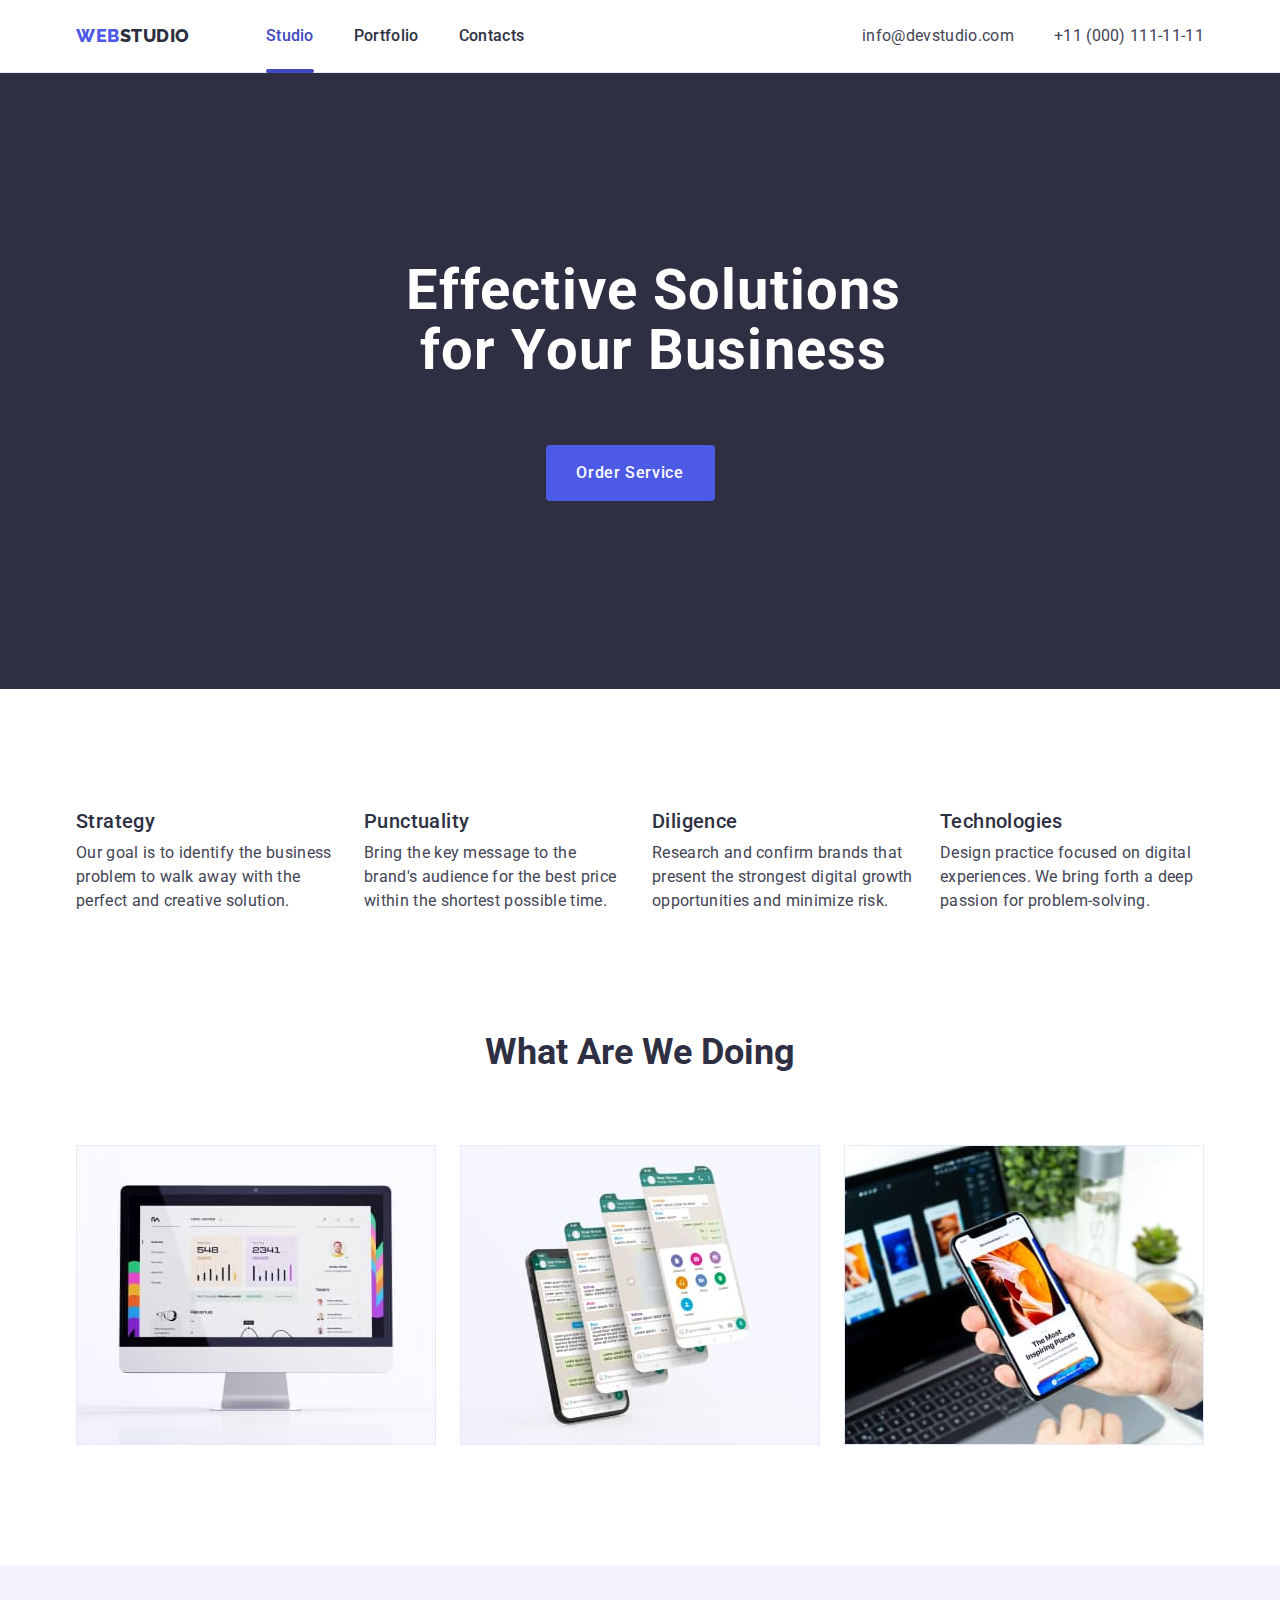
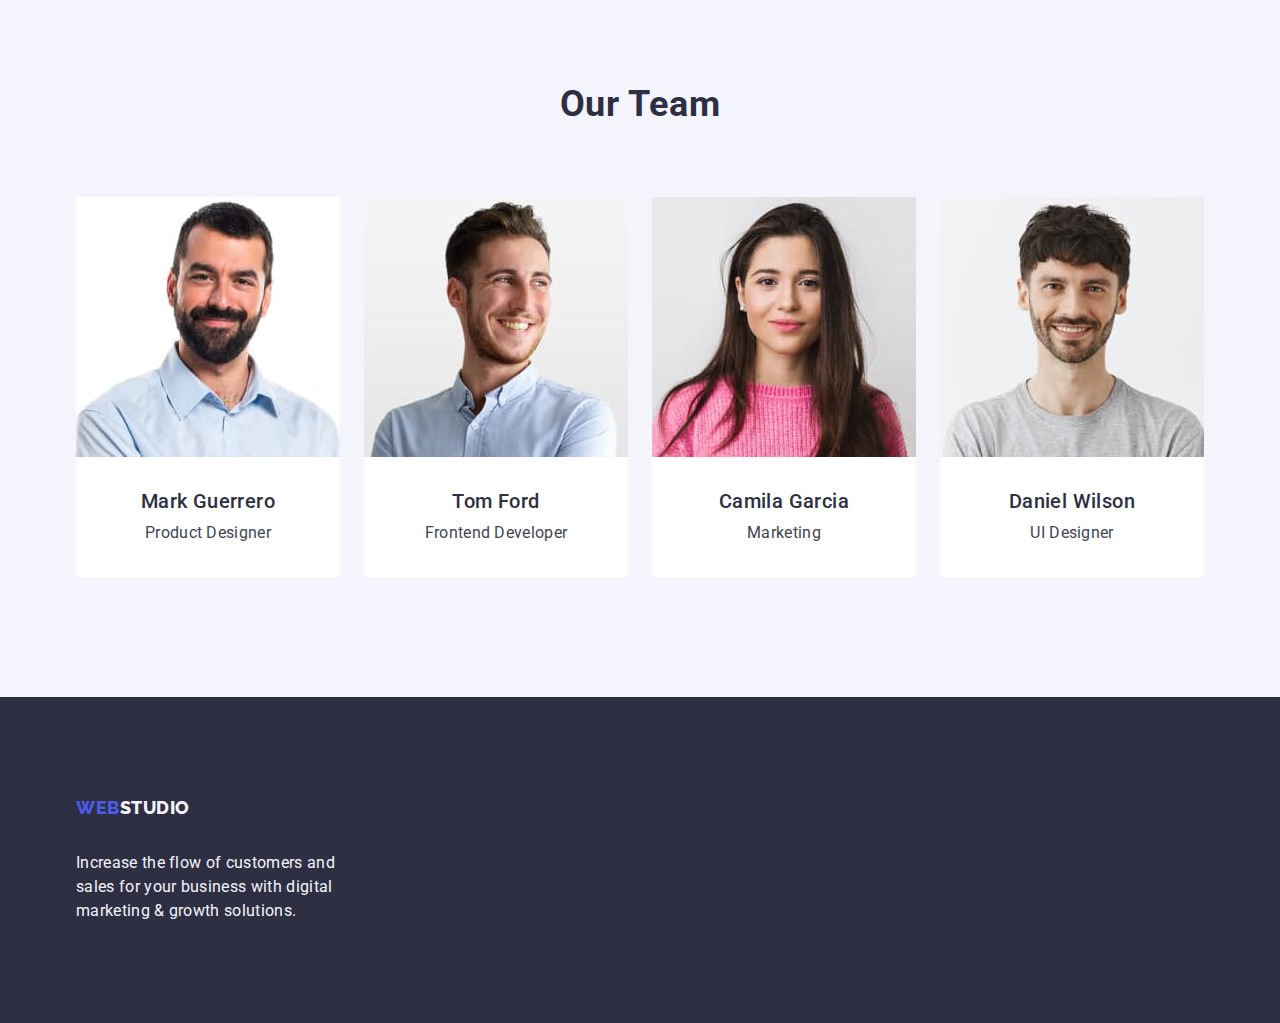
<file: index.html>
<!DOCTYPE html>
<html lang="en">
<head>
    <meta charset="utf-8" />
    <meta name="viewport" content="width=device-width, initial-scale=1.0" />
    <title>Document</title>
    <!--Fonts-->
    <link rel="preconnect" href="https://fonts.googleapis.com">
    <link rel="preconnect" href="https://fonts.gstatic.com" crossorigin>
    <link
    href="https://fonts.googleapis.com/css2?family=Raleway:ital,wght@0,100;0,200;0,300;0,400;0,500;0,600;0,700;0,800;0,900;1,100;1,200;1,300;1,400;1,500;1,600;1,700;1,800;1,900&family=Roboto:ital,wght@0,100;0,300;0,400;0,500;0,700;0,900;1,100;1,300;1,400;1,500;1,700;1,900&display=swap"
    rel="stylesheet">
    <!--Normalize-->
    <link rel="stylesheet" 
    href="https://cdn.jsdelivr.net/npm/modern-normalize@2.0.0/modern-normalize.min.css">
    <!--Custom-->
    <link rel="stylesheet" href="./css/styles.css">
</head>
<body>
    <header class="header">
    <div class="container header-container">
      <nav class="header-navigation">
        <a class="header-logo link" rel="stylesheet"
        href="./index.html">Web<span class="logo-name">Studio</span></a>
        <ul class="list header-list">
            <li class="header-menu-item"><a class="header-menu-link link current" href="./index.html">Studio</a></li>
            <li class="header-menu-item"><a class="header-menu-link link" href="./portfolio.html">Portfolio</a></li>
            <li class="header-menu-item"><a class="header-menu-link link" href="">Contacts</a></li>
        </ul>
      </nav>
        <address class="header-address">
            <ul class="list header-list">
                <li class="header-soc-item"><a class="header-soc-link link" href="mailto:info@devstudio.com">info@devstudio.com</a></li>
                <li class="header-soc-item"><a class="header-soc-link link" href="tel:+110001111111">+11 (000) 111-11-11</a></li>
            </ul>
        </address>
    </div>
    </header>
    <main>
        <section class="hero">
        <div class="container">    
            <h1 class="hero-title">Effective Solutions for Your Business</h1> 
            <button type="button" class="hero-btn">Order Service</button>
        </div>    
        </section>
        <section class="solutions">
        <div class="container">
            <h2 class="visually-hidden">Effective Solutions for Your Business</h2>
            <ul class="list solutions-list">
                <li class="solutions-item">
                    <h3 class="solutions-subtitle">Strategy</h3>
                    <p class="solutions-item-text">
                       Our goal is to identify the business problem to walk away with the perfect and creative solution.                    </p>
                </li>
                <li class="solutions-item">
                    <h3 class="solutions-subtitle">Punctuality</h3>
                    <p class="solutions-item-text">
                        Bring the key message to the brand's audience for the best price within the shortest possible time.
                    </p>
                </li>
                <li class="solutions-item">
                    <h3 class="solutions-subtitle">Diligence</h3>
                    <p class="solutions-item-text">
                        Research and confirm brands that present the strongest digital growth opportunities and minimize risk.
                    </p>
                </li>
                <li class="solutions-item">
                    <h3 class="solutions-subtitle">Technologies</h3>
                    <p class="solutions-item-text">
                        Design practice focused on digital experiences. We bring forth a deep passion for problem-solving.
                    </p>
                </li>
            </ul>
            </div>
            </section>
            <section class="tasks">
            <div class="container">
                <h2 class="tasks-title">What are we doing</h2>
                <ul class="list tasks-list">
                    <li class="tasks-item">
                        <img
                        src="./images/img-device-1.jpg"
                        alt="Device-1"
                        width="360"
                        height="300"
                        />
                    </li>
                    <li class="tasks-item">
                        <img
                        src="./images/img-device-2.jpg"
                        alt="Device-2"
                        width="360"
                        height="300"
                        />
                    </li>
                    <li class="tasks-item">
                        <img
                        src="./images/img-device-3.jpg"
                        alt="Device-3"
                        width="360"
                        height="300"
                        />
                    </li>
                </ul>
                </div>
                </section>
                <section class="team">
                <div class="container">
            <h2 class="team-title">Our Team</h2>
            <ul class="list team-list">
                <li class="team-item">
                    <img
                    src="./images/team1.jpg"
                    alt="Image"
                    width="264"
                    />
                    <div class="name-team">
                    <h3 class="team-item-title">Mark Guerrero</h3>
                    <p class="team-text">Product Designer</p>
                    </div>
                </li>
                <li class="team-item">
                    <img
                    src="./images/team2.jpg"
                    alt="Image"
                    width="264"
                    />
                    <div class="name-team">
                    <h3 class="team-item-title">Tom Ford</h3>
                    <p class="team-text">Frontend Developer</p>
                    </div>
                </li>
                <li class="team-item">
                    <img
                    src="./images/team3.jpg"
                    alt="Image"
                    width="264"
                    />
                    <div class="name-team">
                    <h3 class="team-item-title">Camila Garcia</h3>
                    <p class="team-text">Marketing</p>
                    </div>
                </li>
                <li class="team-item">
                    <img
                    src="./images/team4.jpg"
                    alt="Image"
                    width="264"
                    />
                    <div class="name-team">
                    <h3 class="team-item-title">Daniel Wilson</h3>
                    <p class="team-text">UI Designer</p>
                    </div>
                </li>
            </ul>
            </div>
            </section>
    </main>
    <footer class="footer">
    <div class="container">
        <a class="footer-logo ft-link link" rel="stylesheet" 
        href="./index.html">Web<span class="footer-logo-name">Studio</span></a>
        <p class="footer-text">Increase the flow of customers and sales for your business with digital marketing & growth solutions.</p>
    </div>    
    </footer>
</body>
</html>
</file>
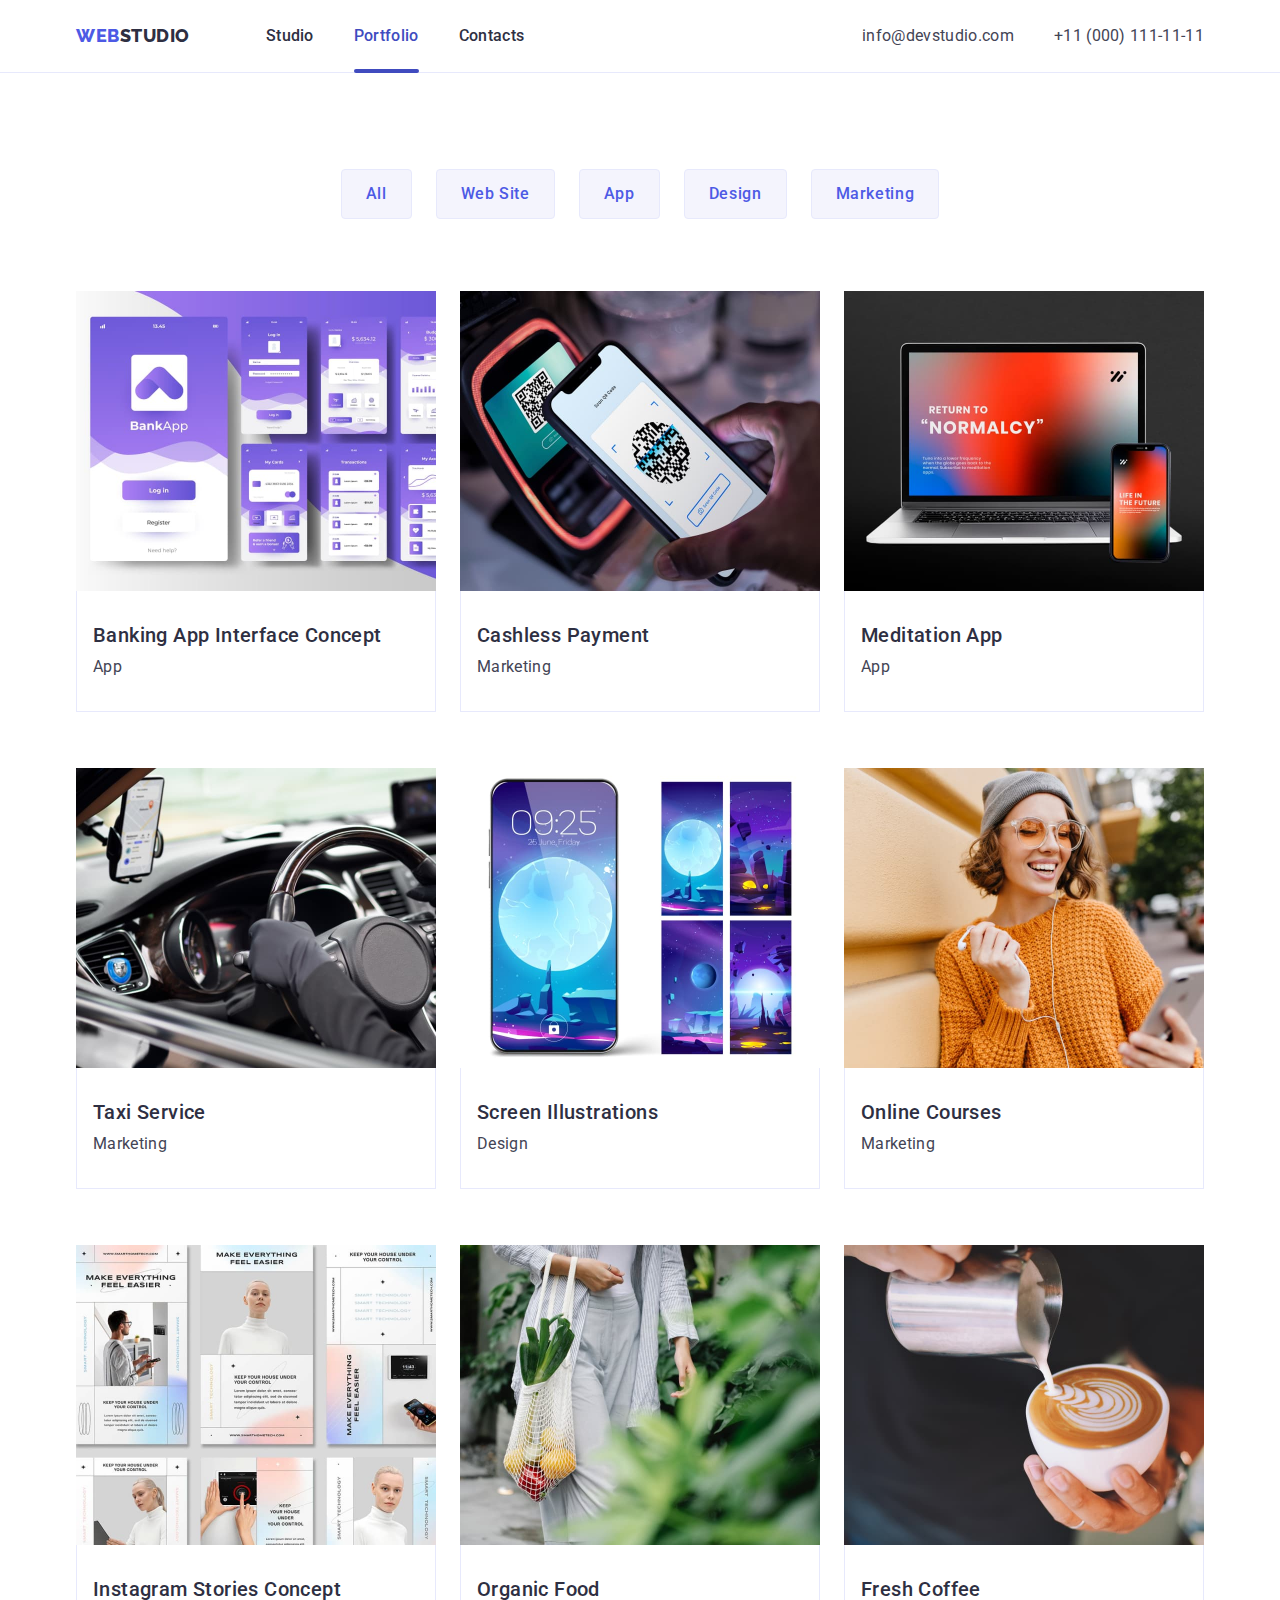
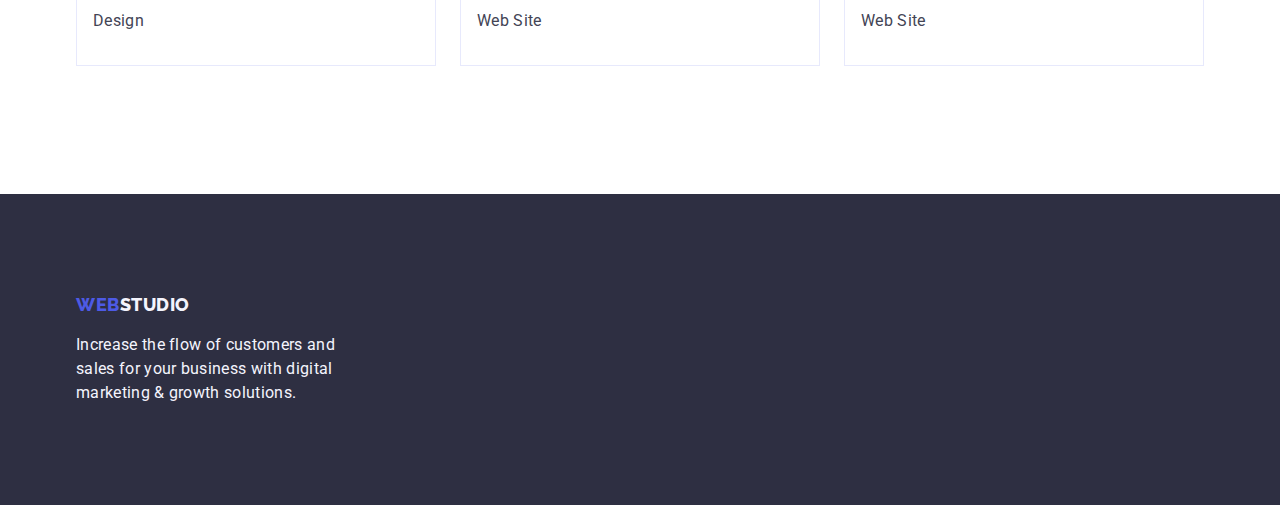
<file: portfolio.html>
<!DOCTYPE html>
<html lang="en">
<head>
    <meta charset="utf-8" />
    <meta name="viewport" content="width=device-width, initial-scale=1.0" />
    <title>Portfolio</title>
    <!--Fonts-->
    <link rel="preconnect" href="https://fonts.googleapis.com">
    <link rel="preconnect" href="https://fonts.gstatic.com" crossorigin>
    <link
    href="https://fonts.googleapis.com/css2?family=Raleway:ital,wght@0,100;0,200;0,300;0,400;0,500;0,600;0,700;0,800;0,900;1,100;1,200;1,300;1,400;1,500;1,600;1,700;1,800;1,900&family=Roboto:ital,wght@0,100;0,300;0,400;0,500;0,700;0,900;1,100;1,300;1,400;1,500;1,700;1,900&display=swap"
    rel="stylesheet">
    <!--Normalize-->
    <link rel="stylesheet" href="https://cdn.jsdelivr.net/npm/modern-normalize@2.0.0/modern-normalize.min.css">
    <!--Custom-->
    <link rel="stylesheet" href="./css/styles.css">
</head>
<body>
    <header class="header">
    <div class="container header-container header-portfolio">
    <nav class="header-navigation">
        <a class="header-logo link" rel="stylesheet"
        href="./index.html">Web<span class="logo-name">Studio</span></a>
        <ul class="list header-list">
            <li class="header-menu-item"><a class="header-menu-link link" href="./index.html">Studio</a></li>
            <li class="header-menu-item"><a class="header-menu-link link current" href="./portfolio.html">Portfolio</a></li>
            <li class="header-menu-item"><a class="header-menu-link link" href="">Contacts</a></li>
        </ul>
    </nav>
    <address class="header-address">
        <ul class="list header-list">
            <li class="header-soc-item"><a class="header-soc-link link" href="mailto:info@devstudio.com">info@devstudio.com</a></li>
            <li class="header-soc-item"><a class="header-soc-link link" href="tel:+110001111111">+11 (000) 111-11-11</a></li>
        </ul>
    </address>
    </div>
    </header>
    <main>
        <section class="portfolio">
        <div class="container">
        <h1 class="visually-hidden">Portfolio</h1>
            <ul class="list port-list">
                <li><button type="button" class="portfolio-btn">All</button></li>
                <li><button type="button" class="portfolio-btn">Web Site</button></li>
                <li><button type="button" class="portfolio-btn">App</button></li>
                <li><button type="button" class="portfolio-btn">Design</button></li>
                <li><button type="button" class="portfolio-btn">Marketing</button></li>
            </ul>
            <ul class="list port-list-img">
                <li  class="port-list-item">
                    <a class="link" href="">
                    <img src="./images/portfolio1.jpg" 
                    alt="BankApp" 
                    width="360" 
                    height="300" 
                    /> 
                    <div class="port-item">
                    <h2 class="port-h">Banking App Interface Concept</h2>
                    <p class="port-h-text">App</p>
                    </div>
                    </a>
                </li>
                
                <li class="port-list-item">
                    <a class="link" href="">
                    <img src="./images/portfolio2.jpg" 
                    alt="Cashless Payment" 
                    width="360" 
                    height="300" 
                    /> 
                    <div class="port-item">
                    <h2 class="port-h">Cashless Payment</h2>
                    <p class="port-h-text">Marketing</p>
                    </div>
                    </a>
                </li>
            
                <li class="port-list-item">
                    <a class="link" href="">
                    <img src="./images/portfolio3.jpg" 
                    alt="Meditation App" 
                    width="360" 
                    height="300" 
                    /> 
                    <div class="port-item">
                    <h2 class="port-h">Meditation App</h2>
                    <p class="port-h-text">App</p>
                    </div>
                    </a>
                </li>

                <li class="port-list-item">
                    <a class="link" href="">
                    <img src="./images/portfolio4.jpg" 
                    alt="Taxi Service" 
                    width="360" 
                    height="300" 
                    /> 
                    <div class="port-item">
                    <h2 class="port-h">Taxi Service</h2>
                    <p class="port-h-text">Marketing</p>
                    </div>
                    </a>
                </li>

                <li class="port-list-item">
                    <a class="link" href="">
                    <img src="./images/portfolio5.jpg" 
                    alt="Screen Illustrations" 
                    width="360" 
                    height="300" 
                    /> 
                    <div class="port-item">
                    <h2 class="port-h">Screen Illustrations</h2>
                    <p class="port-h-text">Design</p>
                    </div>
                    </a>
                </li>

                <li class="port-list-item">
                    <a class="link" href="">
                    <img src="./images/portfolio6.jpg" 
                    alt="Girl" 
                    width="360" 
                    height="300" 
                    /> 
                    <div class="port-item">
                    <h2 class="port-h">Online Courses</h2>
                    <p class="port-h-text">Marketing</p>
                    </div>
                    </a>
                </li>

          <li class="port-list-item">
                    <a class="link" href="">
                    <img src="./images/portfolio7.jpg" 
                    alt="Instagram Stories Concept" 
                    width="360" 
                    height="300" 
                    /> 
                    <div class="port-item">
                    <h2 class="port-h">Instagram Stories Concept</h2>
                    <p class="port-h-text">Design</p>
                    </div>
                    </a>
                </li>

                <li class="port-list-item">
                    <a class="link" href="">
                    <img src="./images/portfolio8.jpg" 
                    alt="Organic Food" 
                    width="360" 
                    height="300" 
                    /> 
                    <div class="port-item">
                    <h2 class="port-h">Organic Food</h2>
                    <p class="port-h-text">Web Site</p>
                    </div>
                    </a>
                </li>

                <li class="port-list-item">
                    <a class="link" href="">
                    <img src="./images/portfolio9.jpg" 
                    alt="Fresh Coffee" 
                    width="360" 
                    height="300" 
                    /> 
                    <div class="port-item">
                    <h2 class="port-h">Fresh Coffee</h2>
                    <p class="port-h-text">Web Site</p>
                    </div>
                    </a>
                </li>
            </ul>
        </div>    
        </section>
    </main>
    <footer class="footer">
    <div class="container">
        <a class="footer-logo link" rel="stylesheet" 
        href="./index.html">Web<span class="footer-logo-name">Studio</span></a>
        <p class="footer-text">Increase the flow of customers and sales for your business with digital marketing & growth solutions.</p>
    </div>
    </footer>
</body>
</html>
</file>
<file: css/styles.css>
:root {
    --primary-font: 'Roboto', sans-serif;
    --primary-black-color: #2e2f42;
    --primary-white-color: #ffffff;
}

p, h1, h2, h3, h4, h5, h6 {
    margin-top: 0;
    margin-bottom: 0;
}

ul, ol, li {
    padding-left: 0;
    margin-top: 0;
    margin-bottom: 0;
}

img {
    display: block;
}

.container {
    width: 1158px;
    padding-left: 15px;
    padding-right: 15px;
    margin: 0 auto;
}

body {
    font-family: 'Roboto', sans-serif;
    color: #434455;
    background-color: #ffffff;
}

.link {
    text-decoration: none;
}

.list {
    list-style: none;
}

/*Header*/

.header {
    border-bottom: 1px solid #e7e9fc;
}

.header-container {
    display: flex;
}

.header-navigation {
    display: flex;
    align-items: center;
}

.header-logo {
    color: var(--iris, #4D5AE5);
    font-family: 'Raleway', sans-serif;
    font-size: 18px;
    font-weight: 800;
    line-height: 1.17;
    letter-spacing: 0.03em;
    text-transform: uppercase;
    margin-right: 76px;
}

.logo-name {
    color: #2e2f42;
}

.header-list {
    display: flex;
    gap: 40px
}

.header-menu-item {
    display: block;
}

.header-menu-link {
    display: block;
    color: var(--navyblue, #2E2F42);
    font-family: 'Roboto', sans-serif;
    font-size: 16px;
    font-weight: 500;
    line-height: 24px;
    letter-spacing: 0.32px;
    padding: 24px 0 24px;
}

.header-menu-link:hover,
.header-menu-link:focus {
    color: #404BBF;
}

.header-address {
    font-style: normal;
    margin-left: auto;
    display: flex;
    align-items: center;
}

.header-soc-item {
    display: block;
}

.header-soc-link {
    color: var(--slate, #434455);
    font-family: 'Roboto', sans-serif;
    font-size: 16px;
    font-weight: 400;
    line-height: 24px;
    letter-spacing: 0.32px;
}

.header-soc-link:hover,
.header-soc-link:focus {
    color: #404BBF;
}

.current {
    position: relative;
    color: #404BBF;
}

.current::after {
    content: "";
    position: absolute;
    width: 100%;
    height: 4px;
    border-radius: 2px;
    left: 0;
    bottom: -1px;
    background-color: #404BBF;
}

.header-menu-link:hover::after,
.header-menu-link:active::after,
.header-menu-link:focus::after {
    background-color: #404BBF;
    color: #404BBF;
}

/*First Section*/

.hero {
    background: var(--navyblue, #2E2F42);
    padding: 188px 0 188px;
}

.hero-title {
    color: var(--white, #FFF);
    text-align: center;
    font-family: 'Roboto', sans-serif;
    font-size: 56px;
    font-weight: 700;
    line-height: 1.07;
    letter-spacing: 1.12px;
    max-width: 496px;
    margin-left: calc((100% - 469px) / 2);
}

.hero-btn {
    font-family: 'Roboto', sans-serif;
    font-weight: 500;
    font-size: 16px;
    line-height: 1.5;
    letter-spacing: 0.04em;
    color: #ffffff;
    cursor: pointer;
    background-color: var(--iris, #4D5AE5);
    display: block;
    min-width: 169px;
    height: 56px;
    border: none;
    border-radius: 4px;
    margin-left: calc((100% - 189px) / 2);
    margin-top: 64px;
}

.hero-btn:hover,
.hero-btn:focus {
    background-color: #404BBF;
}

/*Second Section*/

.solutions {
    padding: 120px 0 120px;
}

.visually-hidden {
    position: absolute;
    width: 1px;
    height: 1px;
    margin: -1px;
    border: 0;
    padding: 0;
    white-space: nowrap;
    clip-path: inset(100%);
    clip: rect(0 0 0 0);
    overflow: hidden;
}

.solutions-list {
    display: flex;
    gap: 24px;
}

.solutions-item {
    display: block;
    width: calc((100% - 72px) / 4);
}

.solutions-subtitle {
    color: var(--navyblue, #2E2F42);
    font-family: 'Roboto', sans-serif;
    font-size: 20px;
    font-weight: 500;
    line-height: 1.2;
    letter-spacing: 0.02em;
    text-transform: capitalize;
    margin-bottom: 8px;
}

.solutions-item-text {
    font-size: 16px;
    line-height: 1.5;
    letter-spacing: 0.02em;
}

/*Third Section*/

.tasks {
    padding-bottom: 120px;
}

.tasks-list {
    display: flex;
    gap: 24px;
}

.tasks-item {
    display: block;
    width: calc((100%-48px)/3);
}

.tasks-title {
    font-size: 36px;
    line-height: 1.11;
    text-align: center;
    text-transform: capitalize;
    color: #2e2f42;
    margin-bottom: 72px;
}

/*Fourth Section*/

.team {
    background: var(--cloud, #F4F4FD);
    padding: 120px 0 120px;
}

.team-title {
    font-size: 36px;
    line-height: 1.11;
    letter-spacing: 0.02em;
    text-align: center;
    color: #2e2f42;
    text-transform: capitalize;
    margin-bottom: 72px;
}

.team-list {
    display: flex;
    gap: 24px;
}

.team-item {
    background-color: #ffffff;
    display: block;
    width: calc((100%-72px)/4);
    border-radius: 0 0 4px 4px;
}

.team-item-title {
    background-color: #ffffff;
    font-weight: 500;
    font-size: 20px;
    line-height: 1.2;
    letter-spacing: 0.02em;
    color: #2e2f42;
    text-align: center;
    margin-bottom: 8px;
}

.team-text {
    line-height: 1.5;
    letter-spacing: 0.02em;
    text-align: center;
}

.team-name {
    padding: 32px 0 32px;
}

.name-team {
    padding: 32px 0 32px;
}

/*Footer*/

.footer {
    background: var(--navyblue, #2E2F42);
    padding: 100px 0 100px;
}

.ft-link {
    display: inline-block;
    margin-bottom: 16px;
}

.footer-logo-name {
    color: var(--cloud, #F4F4FD);
    font-family: 'Raleway', sans-serif;
    font-size: 18px;
    font-weight: 800;
    line-height: 21px;
    letter-spacing: 0.54px;
    text-transform: uppercase;
}

.footer-text {
    color: var(--cloud, #F4F4FD);
    font-family: 'Roboto', sans-serif;
    font-size: 16px;
    font-weight: 400;
    line-height: 24px;
    letter-spacing: 0.32px;
    margin-top: 17.5px;
    max-width: 264px;
}

.footer-logo {
    color: var(--iris, #4D5AE5);
    font-family: 'Raleway', sans-serif;
    font-size: 18px;
    font-weight: 800;
    line-height: 1.17;
    letter-spacing: 0.03em;
    text-transform: uppercase;
}

/*Portfolio*/

.portfolio {
    padding-top: 96px;
    padding-bottom: 120px;
}

.port-list {
    display: flex;
    justify-content: center;
    gap: 24px;
    margin-bottom: 72px;
}

.portfolio-btn {
    background-color: #F4F4FD;
    color: #4D5AE5;
    text-align: center;
    font-family: 'Roboto', sans-serif;
    font-size: 16px;
    font-weight: 500;
    line-height: 24px;
    letter-spacing: 0.64px;
    cursor: pointer;
    padding: 12px 24px 12px;
    border: 1px solid #e7e9fc;
    border-radius: 4px;
}

.portfolio-btn:hover,
.portfolio-btn:focus {
    background-color: #404BBF;
    color: #ffffff;
    border: 1px solid transparent;
}

.port-list-img {
    display: flex;
    flex-wrap: wrap;
    column-gap: 24px;
    row-gap: 48px;
}

.port-list-item {
    width: 1px solid #e7e9fc;
}

.port-item {
    padding: 32px 16px;
    border: 1px solid #e7e9fc;
    border-top: none;
    margin-bottom: 8px;
}

.port-h {
    color: var(--navyblue, #2E2F42);
    font-family: 'Roboto', sans-serif;
    font-size: 20px;
    font-weight: 500;
    line-height: 1.2;
    letter-spacing: 0.02em;
    margin-bottom: 8px;
}

.port-h-text {
    color: var(--slate, #434455);
    font-family: 'Roboto', sans-serif;
    font-size: 16px;
    font-weight: 400;
    line-height: 1.5;
    letter-spacing: 0.02em;
}
</file>
